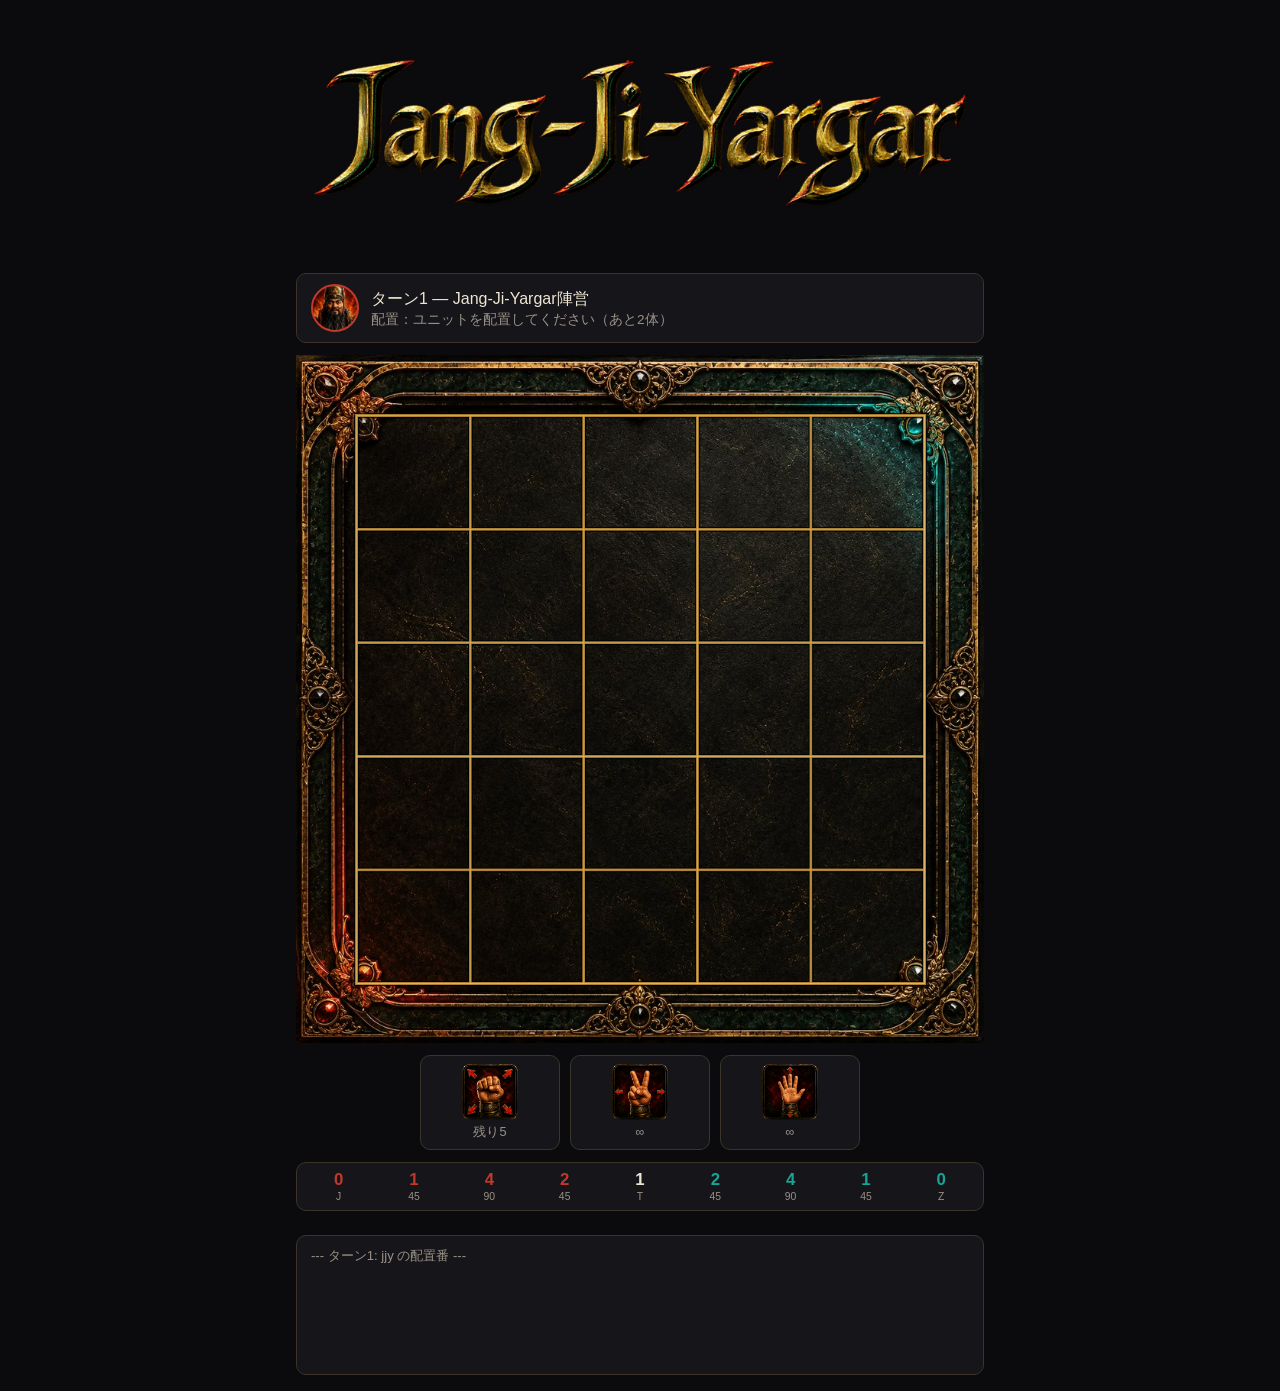
<file: index.html>
<!doctype html>
<html lang="ja">
<head>
<meta charset="UTF-8" />
<meta name="viewport" content="width=device-width, initial-scale=1" />
<title>ジャンジャガ</title>
<meta name="description" content="じゃんけん連鎖と不可逆陣地を組み合わせた、5×5の2人対戦アブストラクトゲーム。" />
<meta name="theme-color" content="#0b0b0d" />

<link rel="icon" type="image/png" sizes="32x32" href="assets/branding/favicon_32.png" />
<link rel="apple-touch-icon" sizes="180x180" href="assets/branding/apple_touch_icon_180.png" />
<link rel="manifest" href="manifest.webmanifest" />

<meta property="og:type" content="website" />
<meta property="og:url" content="https://fdorceo-design.github.io/jang-ji-yargar/" />
<meta property="og:title" content="ジャンジャガ (Jang-Ji-Yargar)" />
<meta property="og:description" content="じゃんけん連鎖と不可逆陣地を組み合わせた、5×5の2人対戦アブストラクトゲーム。" />
<meta property="og:image" content="https://fdorceo-design.github.io/jang-ji-yargar/assets/branding/ogp_jang_ji_yargar_1200x630.jpg" />
<meta name="twitter:card" content="summary_large_image" />
<meta name="twitter:title" content="ジャンジャガ (Jang-Ji-Yargar)" />
<meta name="twitter:description" content="じゃんけん連鎖と不可逆陣地を組み合わせた、5×5の2人対戦アブストラクトゲーム。" />
<meta name="twitter:image" content="https://fdorceo-design.github.io/jang-ji-yargar/assets/branding/ogp_jang_ji_yargar_1200x630.jpg" />

<link rel="stylesheet" href="style.css" />
</head>
<body>
<div id="app">
  <h1 class="logo"><img src="assets/branding/logo_jang_ji_yargar_wordmark_01.png" alt="ジャンジャガ" /></h1>

  <div class="turn-bar">
    <div id="turn-avatar" class="turn-avatar"></div>
    <div class="turn-text">
      <div id="turn-text"></div>
      <div id="turn-phase" class="phase"></div>
    </div>
  </div>

  <div class="board-wrap">
    <img class="board-layer" src="assets/board/board_jjy_zzg_5x5_base_01.jpg" alt="" />
    <img class="board-layer" src="assets/board/board_grid_5x5_gold_01.png" alt="" />
    <div id="board-grid" class="board-grid-overlay"></div>
  </div>

  <div id="tray" class="tray"></div>

  <div id="counters-bar" class="counters-bar">
    <div class="counter"><div id="cnt-j-marks" class="counter-value jjy"></div><div class="counter-label">J</div></div>
    <div class="counter"><div id="cnt-j-rock45" class="counter-value jjy"></div><div class="counter-label">45</div></div>
    <div class="counter"><div id="cnt-j-sp90" class="counter-value jjy"></div><div class="counter-label">90</div></div>
    <div class="counter"><div id="cnt-j-sp45" class="counter-value jjy"></div><div class="counter-label">45</div></div>
    <div class="counter"><div id="cnt-turn" class="counter-value normal"></div><div class="counter-label">T</div></div>
    <div class="counter"><div id="cnt-z-sp45" class="counter-value zzg"></div><div class="counter-label">45</div></div>
    <div class="counter"><div id="cnt-z-sp90" class="counter-value zzg"></div><div class="counter-label">90</div></div>
    <div class="counter"><div id="cnt-z-rock45" class="counter-value zzg"></div><div class="counter-label">45</div></div>
    <div class="counter"><div id="cnt-z-marks" class="counter-value zzg"></div><div class="counter-label">Z</div></div>
  </div>

  <div id="rotation-panel" class="rotation-panel hidden"></div>

  <div class="controls">
    <button id="pass-btn" class="hidden">手番を相手に渡す</button>
  </div>

  <div id="log" class="log"></div>
</div>

<div id="win-banner" class="win-banner hidden">
  <div id="win-avatar" class="avatar"></div>
  <h2 id="win-text"></h2>
</div>

<script src="js/game.js"></script>
<script src="js/ui.js"></script>
</body>
</html>
</file>
<file: style.css>
:root {
  --jjy-color: #c0392b;
  --zzg-color: #16a596;
  --bg: #0b0b0d;
  --panel-bg: #16151a;
  --panel-border: #3a342a;
  --text: #eee6d3;
  --muted: #9a9186;
}

* {
  box-sizing: border-box;
}

body {
  margin: 0;
  background: var(--bg);
  color: var(--text);
  font-family: "Yu Gothic", "Hiragino Sans", sans-serif;
}

#app {
  max-width: 720px;
  margin: 0 auto;
  padding: 16px;
  display: flex;
  flex-direction: column;
  gap: 12px;
}

h1 {
  text-align: center;
  font-size: 1.4rem;
  margin: 8px 0;
  letter-spacing: 0.1em;
}

h1.logo img {
  max-width: 100%;
  height: auto;
  display: block;
  margin: 0 auto;
}

.turn-bar {
  display: flex;
  align-items: center;
  gap: 12px;
  background: var(--panel-bg);
  border: 1px solid var(--panel-border);
  border-radius: 10px;
  padding: 10px 14px;
}

.turn-avatar {
  width: 48px;
  height: 48px;
  border-radius: 50%;
  background-size: cover;
  background-position: center 15%;
  flex-shrink: 0;
  border: 2px solid var(--muted);
}

.turn-avatar.jjy {
  border-color: var(--jjy-color);
}
.turn-avatar.zzg {
  border-color: var(--zzg-color);
}

.turn-text {
  flex: 1;
  line-height: 1.4;
}

.turn-text .phase {
  color: var(--muted);
  font-size: 0.85rem;
}

.board-wrap {
  position: relative;
  width: 100%;
  aspect-ratio: 1 / 1;
  user-select: none;
}

.board-layer {
  position: absolute;
  inset: 0;
  width: 100%;
  height: 100%;
  pointer-events: none;
}

.board-grid-overlay {
  position: absolute;
  top: 8.373%;
  left: 8.373%;
  right: 8.214%;
  bottom: 8.214%;
  display: grid;
  grid-template-columns: repeat(5, 1fr);
  grid-template-rows: repeat(5, 1fr);
}

.cell {
  position: relative;
  display: flex;
  align-items: center;
  justify-content: center;
}

.cell.highlight-place::after,
.cell.highlight-move::after {
  content: "";
  position: absolute;
  inset: 8%;
  border-radius: 6px;
  background: rgba(255, 215, 0, 0.25);
  border: 2px dashed rgba(255, 215, 0, 0.8);
  pointer-events: none;
}

.cell.highlight-challenge::after {
  content: "";
  position: absolute;
  inset: 4%;
  border-radius: 50%;
  box-shadow: 0 0 12px 4px rgba(255, 60, 40, 0.9);
  border: 2px solid rgba(255, 120, 60, 0.95);
  animation: pulse 1s ease-in-out infinite;
  pointer-events: none;
}

@keyframes pulse {
  0%,
  100% {
    opacity: 0.55;
  }
  50% {
    opacity: 1;
  }
}

.cell.highlight-rotate::after {
  content: "";
  position: absolute;
  inset: 8%;
  border-radius: 6px;
  background: rgba(120, 130, 255, 0.25);
  border: 2px dashed rgba(140, 150, 255, 0.9);
  pointer-events: none;
}

.cell.selected::before {
  content: "";
  position: absolute;
  inset: 2%;
  border-radius: 6px;
  border: 2px solid rgba(255, 255, 255, 0.9);
  pointer-events: none;
}

.unit-icon {
  width: 78%;
  height: 78%;
  background-image: url("assets/units/units_sprite.png");
  background-repeat: no-repeat;
  background-size: 300% 200%;
  border-radius: 8px;
  pointer-events: none;
}

.unit-jjy-rock {
  background-position: 0% 0%;
}
.unit-jjy-scissors {
  background-position: 50% 0%;
}
.unit-jjy-paper {
  background-position: 100% 0%;
}
.unit-zzg-rock {
  background-position: 0% 100%;
}
.unit-zzg-scissors {
  background-position: 50% 100%;
}
.unit-zzg-paper {
  background-position: 100% 100%;
}

.mark {
  width: 80%;
  height: 80%;
  border-radius: 50%;
  background-size: cover;
  background-position: center 12%;
  pointer-events: none;
}

.mark.jjy {
  background-image: url("assets/markers/marker_jjy_win_01.jpg");
  border: 3px solid var(--jjy-color);
  box-shadow: 0 0 8px 1px rgba(192, 57, 43, 0.7);
}

.mark.zzg {
  background-image: url("assets/markers/marker_zzg_win_01.jpg");
  border: 3px solid var(--zzg-color);
  box-shadow: 0 0 8px 1px rgba(22, 165, 150, 0.7);
}

.mark.win-line {
  box-shadow: 0 0 16px 6px gold;
}

.tray {
  display: flex;
  gap: 10px;
  justify-content: center;
}

.tray-slot {
  flex: 1;
  max-width: 140px;
  background: var(--panel-bg);
  border: 1px solid var(--panel-border);
  border-radius: 10px;
  padding: 8px;
  display: flex;
  flex-direction: column;
  align-items: center;
  gap: 4px;
  cursor: grab;
  transition: opacity 0.15s, box-shadow 0.15s;
}

.tray-slot.disabled {
  opacity: 0.35;
  cursor: not-allowed;
  pointer-events: none;
}

.tray-slot.selected {
  box-shadow: 0 0 0 2px gold;
}

.tray-slot .unit-icon {
  width: 56px;
  height: 56px;
}

.tray-slot .count {
  font-size: 0.8rem;
  color: var(--muted);
}

.counters-bar {
  display: flex;
  width: 100%;
  background: var(--panel-bg);
  border: 1px solid var(--panel-border);
  border-radius: 10px;
  padding: 8px 4px;
}

.counter {
  flex: 1 1 0;
  min-width: 0;
  display: flex;
  flex-direction: column;
  align-items: center;
  gap: 2px;
}

.counter-value {
  font-size: 1.05rem;
  font-weight: bold;
  line-height: 1.1;
}

.counter-value.jjy {
  color: var(--jjy-color);
}

.counter-value.zzg {
  color: var(--zzg-color);
}

.counter-value.normal {
  color: var(--text);
}

.counter-label {
  font-size: 0.65rem;
  color: var(--muted);
  line-height: 1;
}

.rotation-panel {
  display: flex;
  flex-wrap: wrap;
  gap: 8px;
  justify-content: center;
}

.rotation-panel button {
  font-size: 0.85rem;
  padding: 8px 12px;
  background: #1c2140;
  border-color: #3a4270;
}

.rotation-panel button:hover {
  background: #262c56;
}

.rotation-panel button.active {
  box-shadow: 0 0 0 2px #7c88ff;
}

.controls {
  display: flex;
  gap: 10px;
  justify-content: center;
}

button {
  font-family: inherit;
  font-size: 0.95rem;
  padding: 10px 18px;
  border-radius: 8px;
  border: 1px solid var(--panel-border);
  background: #232028;
  color: var(--text);
  cursor: pointer;
}

button:hover {
  background: #2d2a33;
}

button:disabled {
  opacity: 0.3;
  cursor: not-allowed;
}

.log {
  background: var(--panel-bg);
  border: 1px solid var(--panel-border);
  border-radius: 10px;
  padding: 10px 14px;
  height: 140px;
  overflow-y: auto;
  font-size: 0.82rem;
  color: var(--muted);
  white-space: pre-wrap;
  line-height: 1.5;
}

.win-banner {
  position: fixed;
  inset: 0;
  background: rgba(0, 0, 0, 0.75);
  display: flex;
  align-items: center;
  justify-content: center;
  flex-direction: column;
  gap: 16px;
  z-index: 10;
}

.win-banner.hidden {
  display: none;
}

.hidden {
  display: none;
}

.win-banner .avatar {
  width: 160px;
  height: 160px;
  border-radius: 50%;
  background-size: cover;
  background-position: center 15%;
  border: 4px solid gold;
}

.win-banner h2 {
  font-size: 1.6rem;
}
</file>
